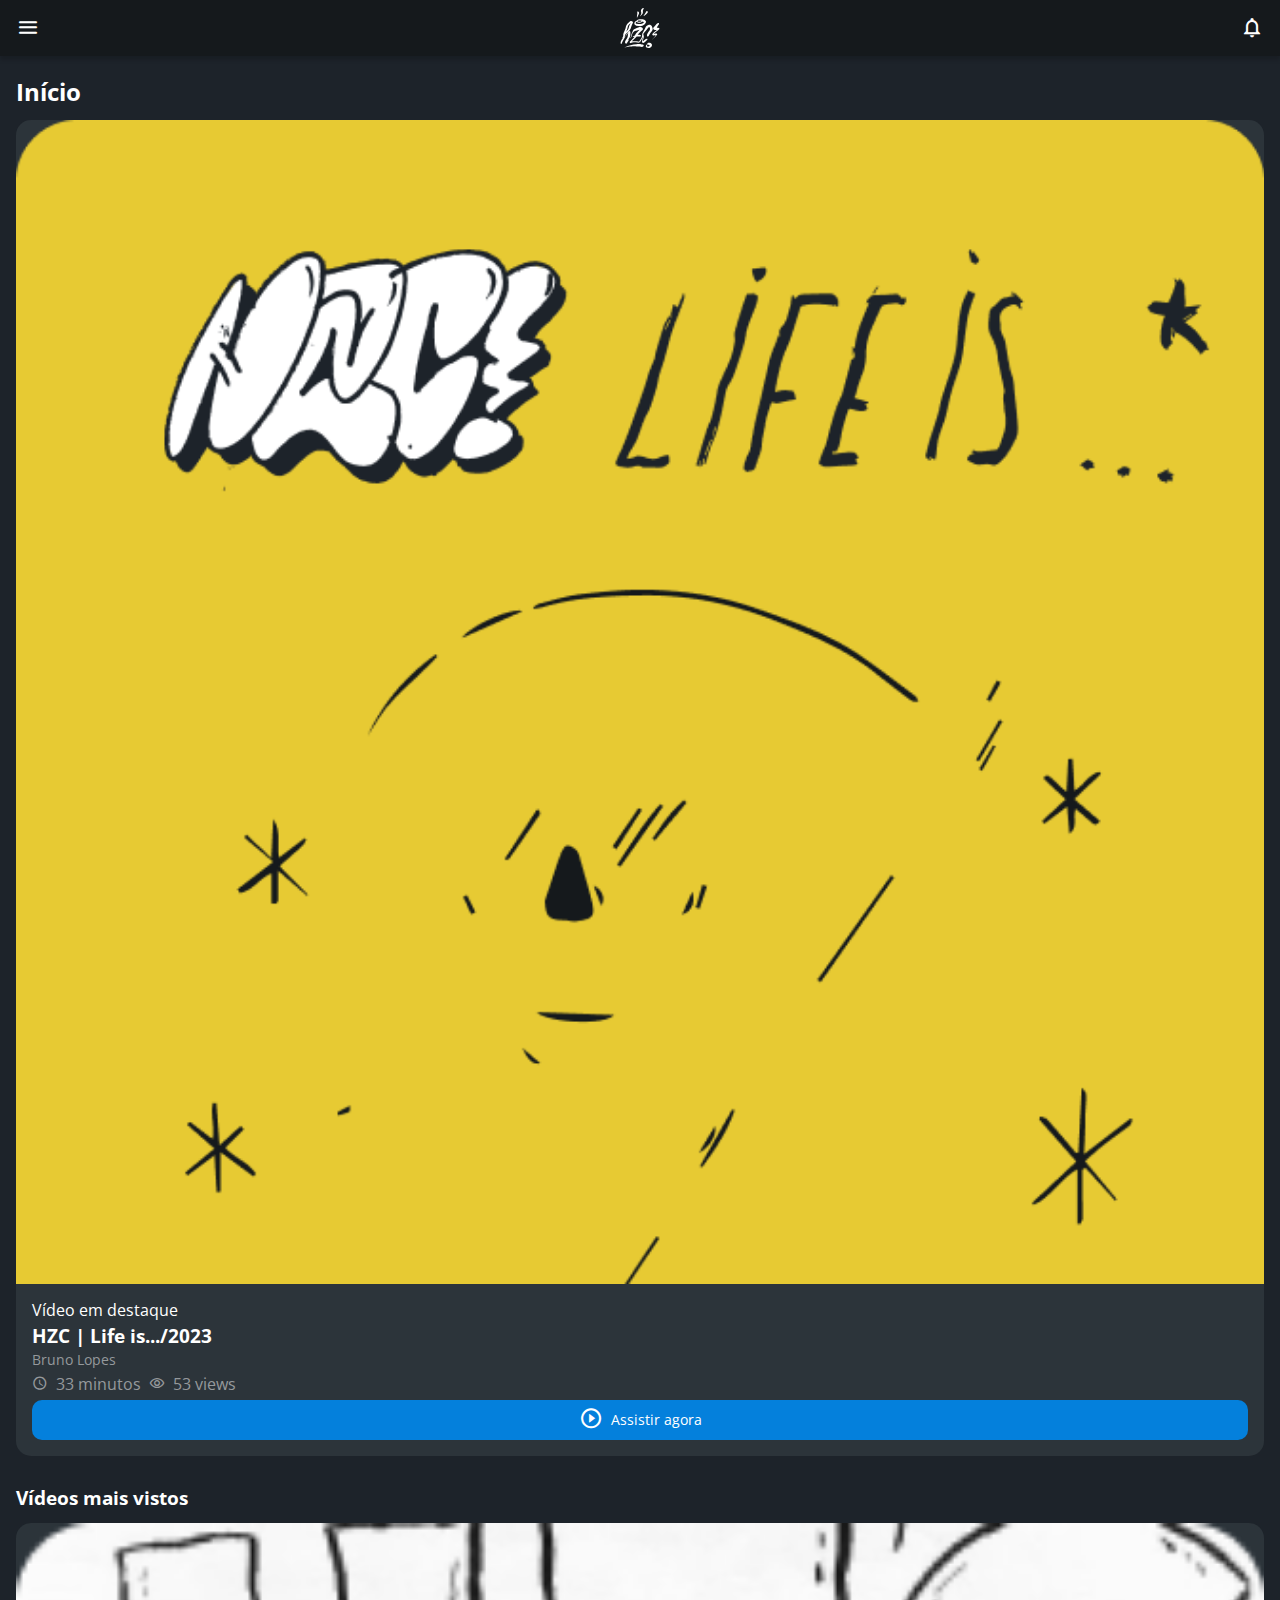
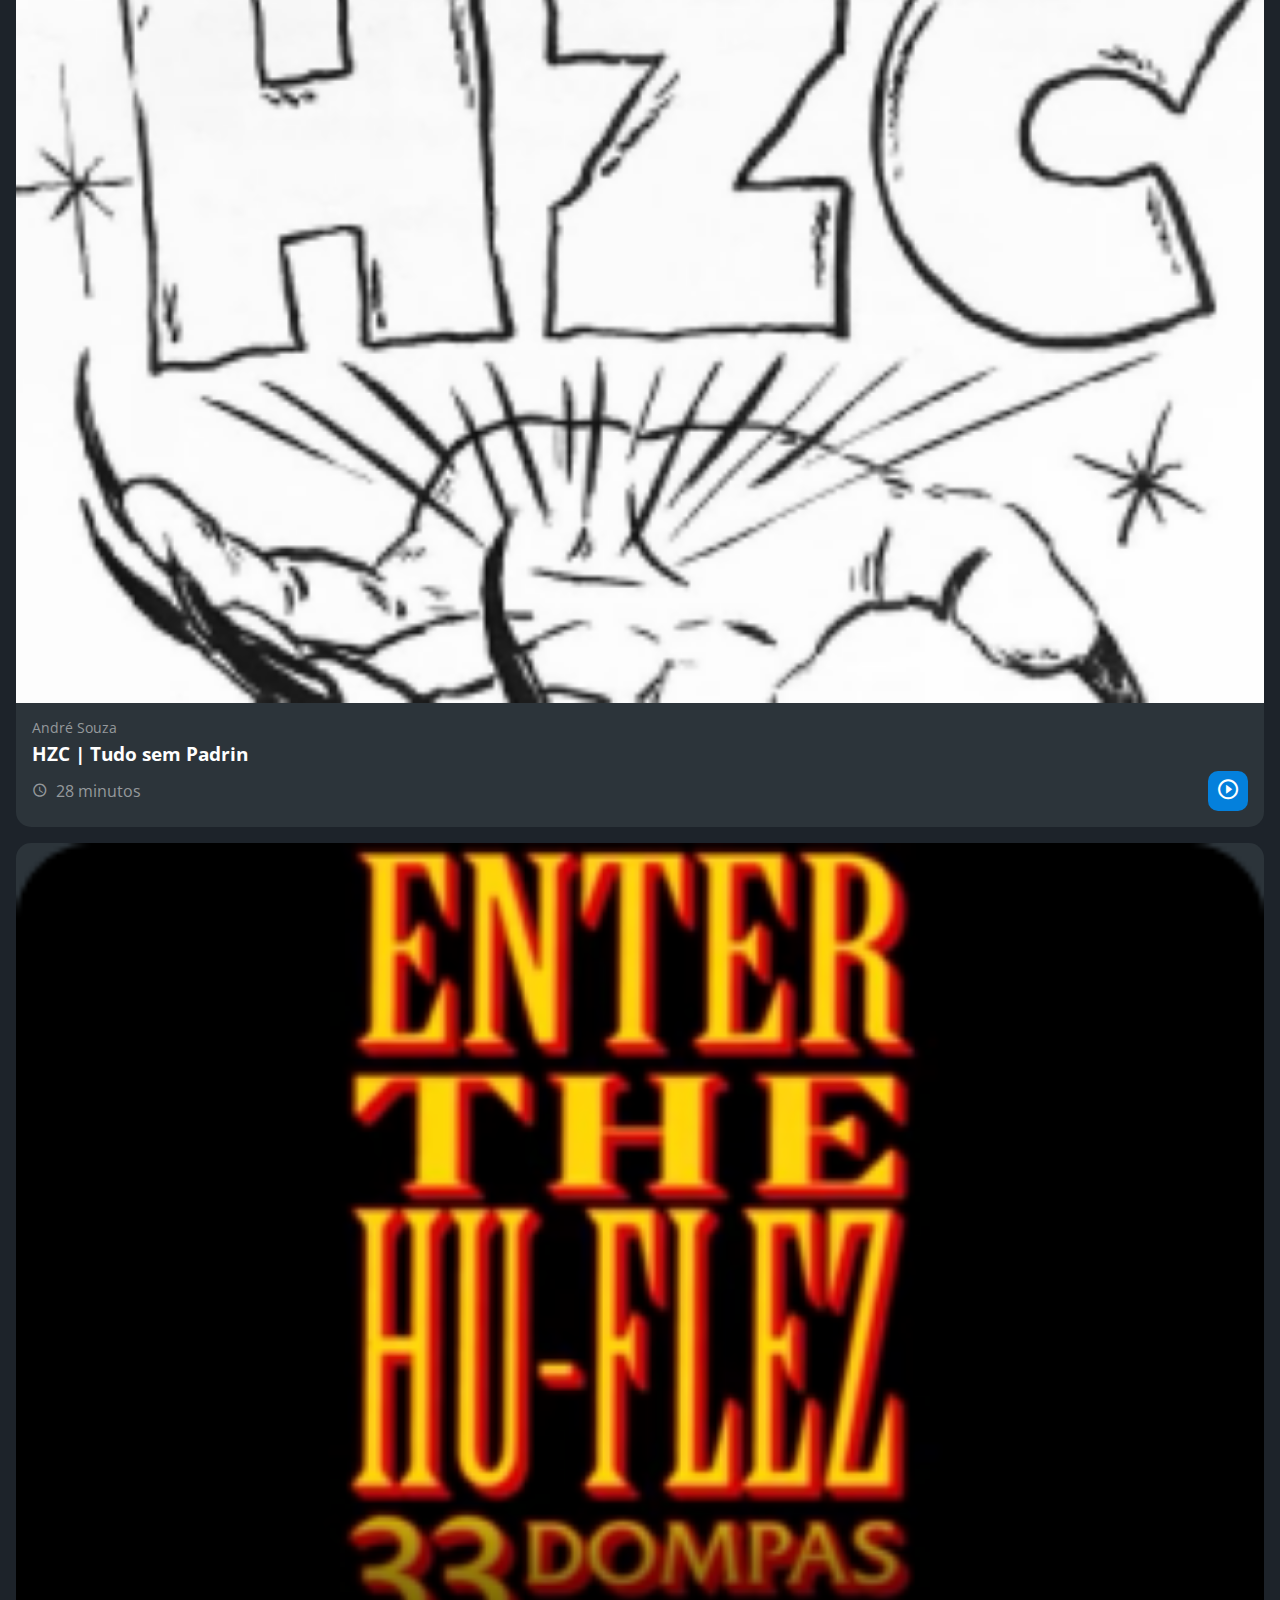
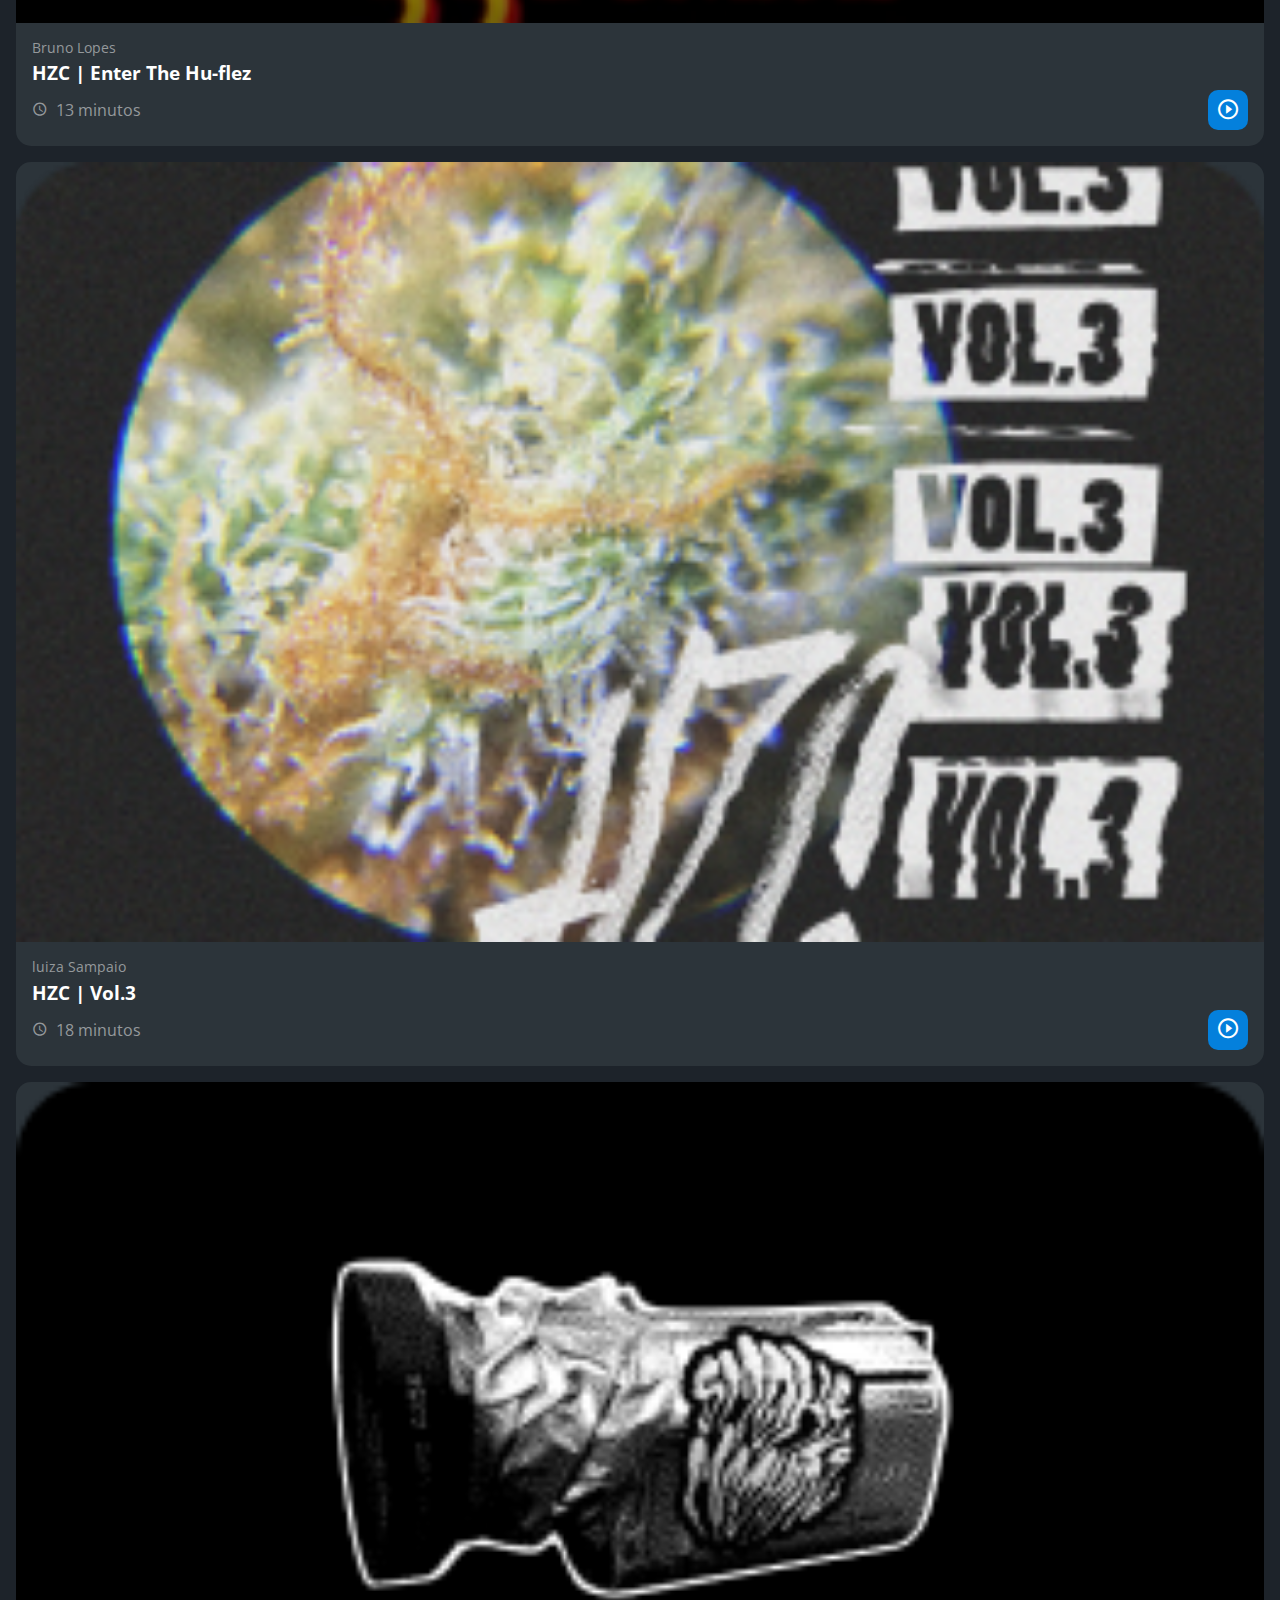
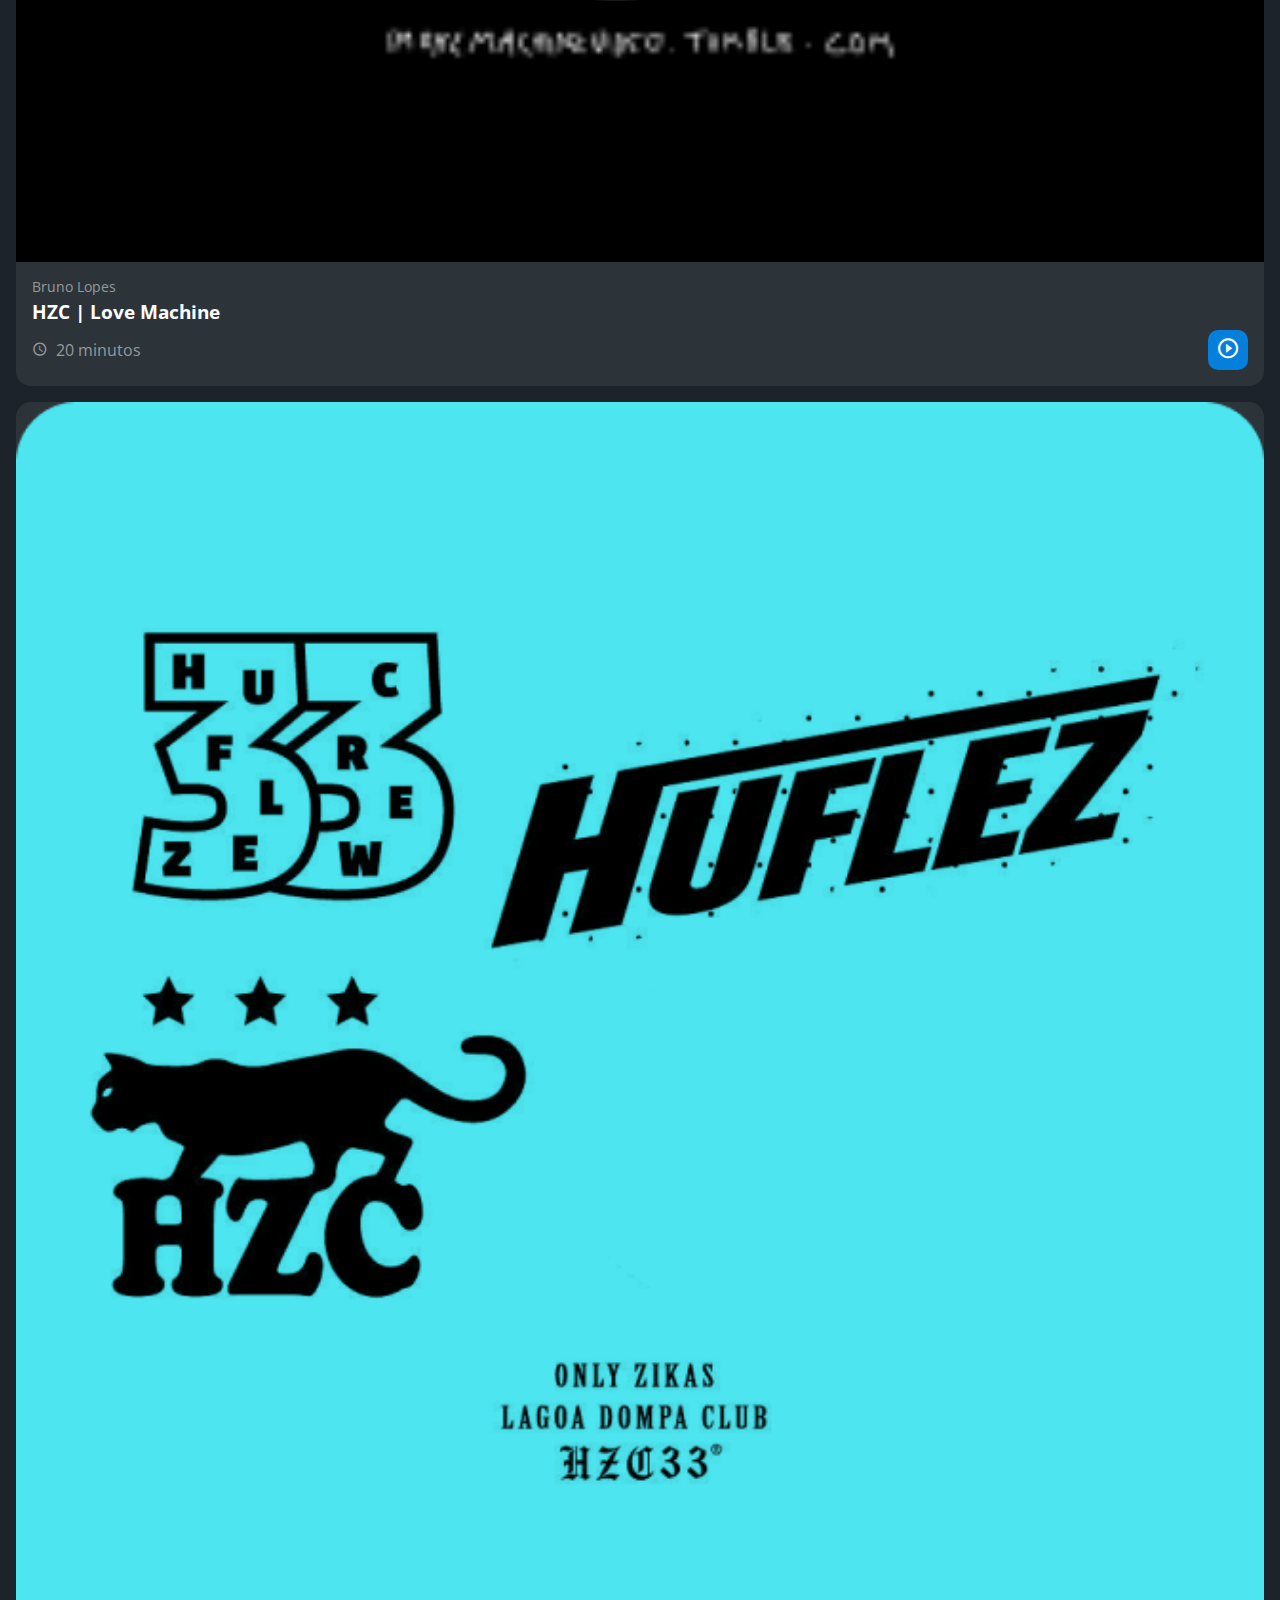
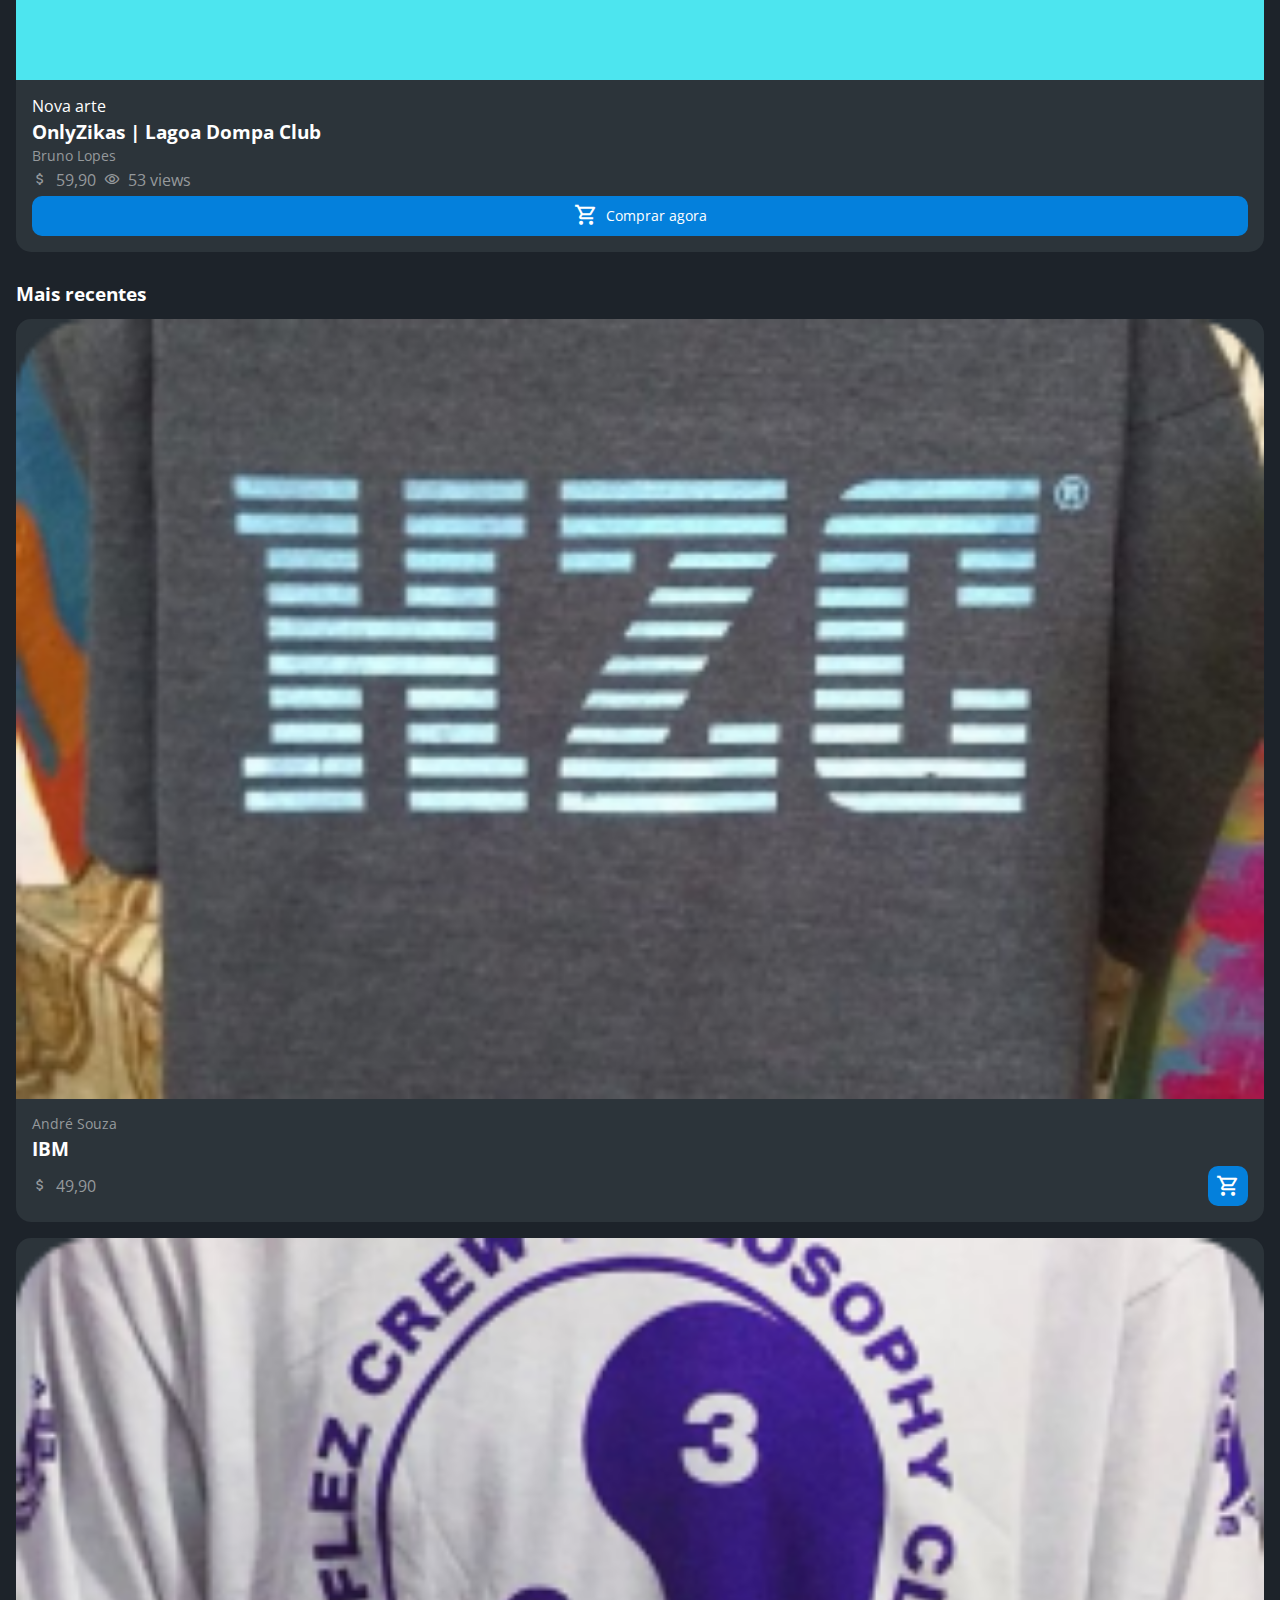
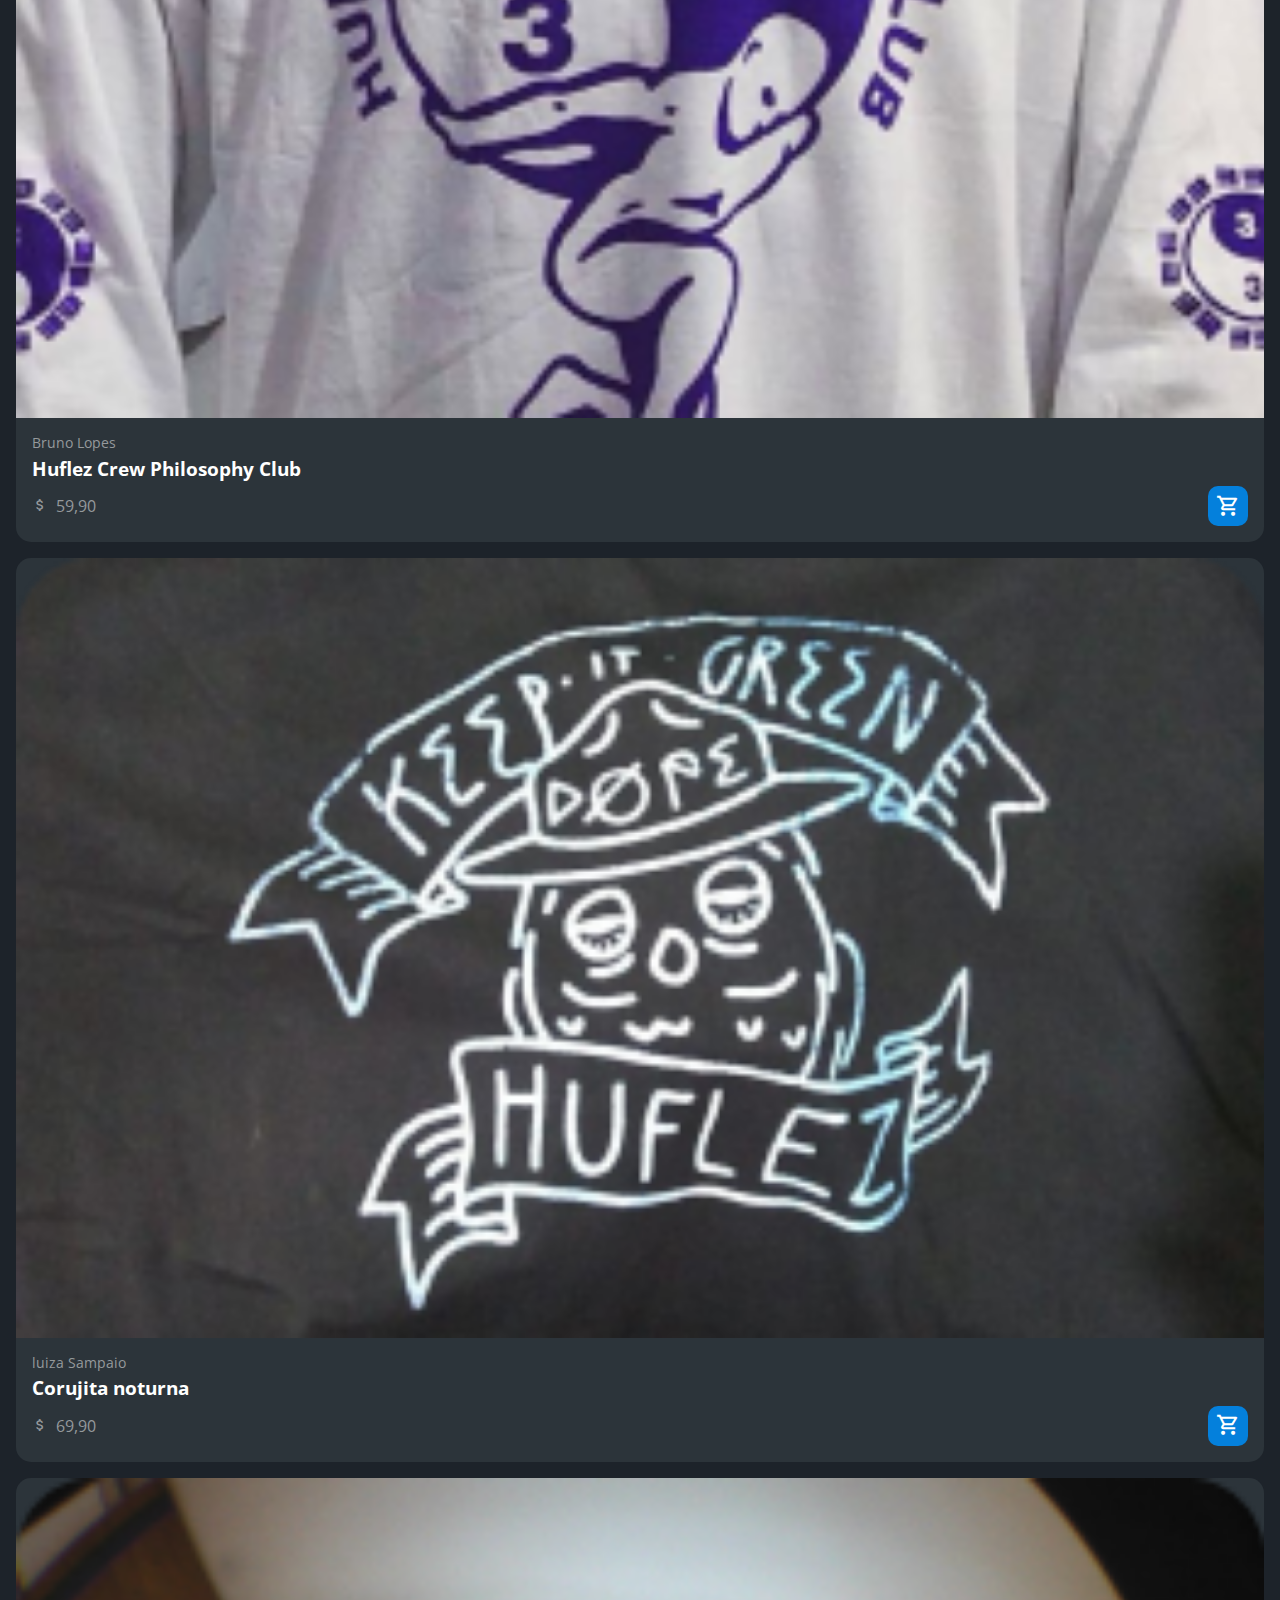
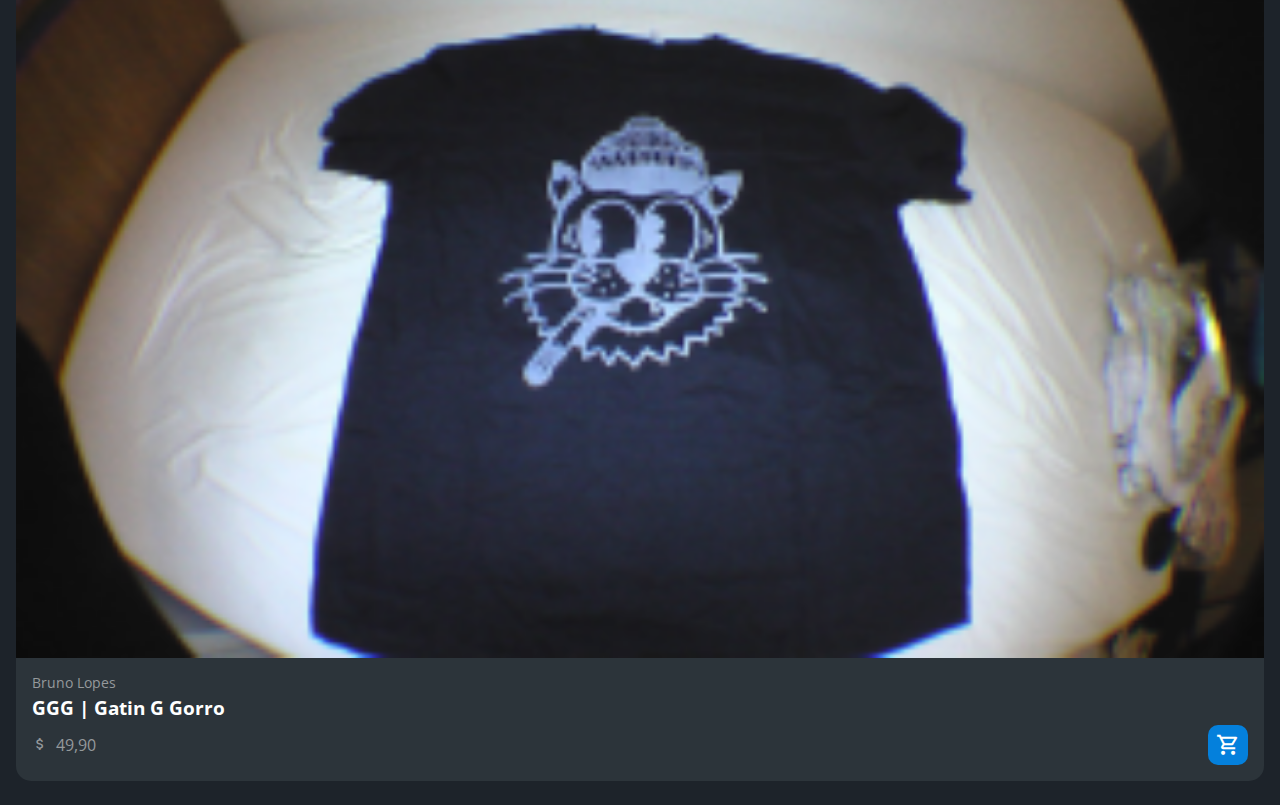
<file: index.html>
<!DOCTYPE html>
<html lang="pt-Br">
<head>
    <meta charset="UTF-8">
    <meta http-equiv="X-UA-Compatible" content="IE=edge">
    <meta name="viewport" content="width=device-width, initial-scale=1.0">
    <title>HZC | Home</title>
    <link rel="preconnect" href="https://fonts.googleapis.com">
<link rel="preconnect" href="https://fonts.gstatic.com" crossorigin>
<link rel="stylesheet" href="https://fonts.googleapis.com/css2?family=Open+Sans:wght@400;600;700&display=swap">
<link rel="stylesheet" href="./assets/css/reset.css">
<link rel="stylesheet" href="./assets/css/estilos.css">
</head>
<body>
    <header class="cabecalho">
        <button class="cabecalho__menu" aria-label="menu"><i></i></button>
        <img src="./assets/img/logo.svg" alt="logotipo da HZC" class="cabecalho__logo">
        <p class="cabecalho__perfil">Bruno Lopes</p>
        <button class="cabecalho__notificacao" aria-label="notificação"><i></i></button>
    </header> 
    
    <nav class="menu__lateral">
        <img src="./assets/img/logo.svg" alt="logotipo da HZC" class="menu__lateral__logo">
        <a href="index.html" class="menu__lateral__link menu__lateral__link__inicio">Início</a>
        <a href="#" class="menu__lateral__link menu__lateral__link__videos">Vídeos</a>
        <a href="picos.html" class="menu__lateral__link menu__lateral__link__picos">Picos</a>
        <a href="#" class="menu__lateral__link menu__lateral__link__integrantes">Integrantes</a>
        <a href="#" class="menu__lateral__link menu__lateral__link__camisas">Camisas</a>
        <a href="#" class="menu__lateral__link menu__lateral__link__pinturas">Pinturas</a>
    </nav>
   <main class="principal">
        <h2 class="principal__titulo">Início</h2>
        <article class="cartao cartao--destaque destaque-video">
            <img src="./assets/img/banner-mobile_1.png" alt="banner do cartão" class=" cartao-imagem cartao-mobile">
            <img src="./assets/img/banner_1.png" alt="banner do cartão" class=" cartao-imagem cartao-desktop">
            <div class="cartao__conteudo">
                <p class="cartao__destaque"> Vídeo em destaque</p>
                <h3 class="cartao__titulo">HZC | Life is.../2023</h3>
                <p class="cartao__perfil">Bruno Lopes</p>
                <p class=" cartao__info cartao__info__tempo">33 minutos</p>
                <p class="cartao__info cartao__info__visualizacao">53 views</p>
                <button class=" cartao__botao cartao__botao__destaque cartao__botao__play">Assistir agora</button>
            </div>
        </article>
        
        <article class="cartao cartao__recentes videos-recentes">
            <h3 class="cartao__titulo">Vídeos Recentes</h3>
            <a href="#" class="cartao__link">Ver todos</a>
            <ul class="cartao__lista">
                <li class="cartao__item">
                    <img src="./assets/img/miniatura_1.png" alt="Thumbnail" class="cartao__item__thumbnail">
                    <h4 class="cartao__item__titulo">HZC | Love Machine</h4>
                    <p class="cartao__item__perfil">Julia Fonseca</p>
                </li>
                <li class="cartao__item">
                    <img src="./assets/img/miniatura_2.png" alt="Thumbnail" class="cartao__item__thumbnail">
                    <h4 class="cartao__item__titulo">HZC | Vol.3</h4>
                    <p class="cartao__item__perfil">Luiza Sampaio</p>
                </li>
                <li class="cartao__item">
                    <img src="./assets/img/miniatura_3.png" alt="Thumbnail" class="cartao__item__thumbnail">
                    <h4 class="cartao__item__titulo">HZC | Pescaria na Urca</h4>
                    <p class="cartao__item__perfil">Andre Souza</p>
                </li>
                <li class="cartao__item">
                    <img src="./assets/img/miniatura_4.png" alt="Thumbnail" class="cartao__item__thumbnail">
                    <h4 class="cartao__item__titulo">Vidalocagi | Guerreiros do Asfalto</h4>
                    <p class="cartao__item__perfil">Bruno Lopes</p>
                </li>
                <li class="cartao__item">
                    <img src="./assets/img/miniatura_5.png" alt="Thumbnail" class="cartao__item__thumbnail">
                    <h4 class="cartao__item__titulo">Vidalocagi | Não importa o nível</h4>
                    <p class="cartao__item__perfil">Julia Fonseca</p>
                </li>
            </ul>
        </article>
        <section class="secao secao-videos">
            <h3 class="secao__titulo">Vídeos mais vistos</h3>
            <article class="cartao">
                <img src="./assets/img/video_1.png" alt="imagem do vídeo 1">
                <div class="cartao__conteudo">
                    <p class="cartao__perfil">André Souza</p>
                    <h3 class="cartao__titulo">HZC | Tudo sem Padrin</h3>
                    <p class=" cartao__info cartao__info__tempo">28 minutos</p>
                    <button class=" cartao__botao cartao__botao__play" aria-label="Assistir agora"><i></i></button>
                </div>
            </article>
            <article class="cartao">
                <img src="./assets/img/video_2.png" alt="imagem do vídeo 2">
                <div class="cartao__conteudo">
                    <p class="cartao__perfil">Bruno Lopes</p>
                    <h3 class="cartao__titulo">HZC | Enter The Hu-flez</h3>
                    <p class=" cartao__info cartao__info__tempo">13 minutos</p>
                    <button class=" cartao__botao cartao__botao__play" aria-label="Assistir agora"><i></i></button>
                </div>
            </article>
            <article class="cartao">
                <img src="./assets/img/video_3.png" alt="imagem do vídeo 3">
                <div class="cartao__conteudo">
                    <p class="cartao__perfil">luiza Sampaio</p>
                    <h3 class="cartao__titulo">HZC | Vol.3</h3>
                    <p class=" cartao__info cartao__info__tempo">18 minutos</p>
                    <button class=" cartao__botao cartao__botao__play" aria-label="Assistir agora"><i></i></button>
                </div>
            </article>
            <article class="cartao">
                <img src="./assets/img/video_4.png" alt="imagem do vídeo 4">
                <div class="cartao__conteudo">
                    <p class="cartao__perfil">Bruno Lopes</p>
                    <h3 class="cartao__titulo">HZC | Love Machine</h3>
                    <p class=" cartao__info cartao__info__tempo">20 minutos</p>
                    <button class=" cartao__botao cartao__botao__play" aria-label="Assistir agora"><i></i></button>
                </div>    
            </article>
        </section>
            <article class="cartao cartao__recentes produtos-recentes">
                <h3 class="cartao__titulo">Vídeos Recentes</h3>
                <a href="#" class="cartao__link">Ver todos</a>
                <ul class="cartao__lista">
                    
                    <li class="cartao__item">
                        <img src="./assets/img/miniatura_1.png" alt="Thumbnail" class="cartao__item__thumbnail">
                        <h4 class="cartao__item__titulo">HZC | Love Machine</h4>
                        <p class="cartao__item__perfil">Julia Fonseca</p>
                    </li>
                    
                    <li class="cartao__item">
                        <img src="./assets/img/miniatura_2.png" alt="Thumbnail" class="cartao__item__thumbnail">
                        <h4 class="cartao__item__titulo">HZC | Vol.3</h4>
                        <p class="cartao__item__perfil">Luiza Sampaio</p>
                    </li>
                    
                    <li class="cartao__item">
                        <img src="./assets/img/miniatura_3.png" alt="Thumbnail" class="cartao__item__thumbnail">
                        <h4 class="cartao__item__titulo">HZC | Pescaria na Urca</h4>
                        <p class="cartao__item__perfil">Andre Souza</p>
                    </li>
                    
                    <li class="cartao__item">
                        <img src="./assets/img/miniatura_4.png" alt="Thumbnail" class="cartao__item__thumbnail">
                        <h4 class="cartao__item__titulo">Vidalocagi | Guerreiros do Asfalto</h4>
                        <p class="cartao__item__perfil">Bruno Lopes</p>
                    </li>
                    
                    <li class="cartao__item">
                        <img src="./assets/img/miniatura_5.png" alt="Thumbnail" class="cartao__item__thumbnail">
                        <h4 class="cartao__item__titulo">Vidalocagi | Não importa o nível</h4>
                        <p class="cartao__item__perfil">Julia Fonseca</p>
                    </li>
                </ul>
            </article>
            <article class="cartao cartao--destaque destaque-produtos">
                <img src="./assets/img/banner-mobile_2.png" alt="banner do cartão" class=" cartao-imagem cartao-mobile">
                <img src="./assets/img/banner_2.png" alt="banner do cartão" class=" cartao-imagem cartao-desktop">
                <div class="cartao__conteudo">
                    <p class="cartao__destaque"> Nova arte</p>
                    <h3 class="cartao__titulo">OnlyZikas | Lagoa Dompa Club</h3>
                    <p class="cartao__perfil">Bruno Lopes</p>
                    <p class=" cartao__info cartao__info__valor">59,90</p>
                    <p class="cartao__info cartao__info__visualizacao">53 views</p>
                    <button class=" cartao__botao cartao__botao__destaque cartao__botao__comprar">Comprar agora</button>
                </div>
            </article>
            <section class="secao secao-produtos">
                <h3 class="secao__titulo">Mais recentes</h3>
                <article class="cartao">
                    <img src="./assets/img/produto_1.png" alt="imagem do vídeo 1">
                    <div class="cartao__conteudo">
                        <p class="cartao__perfil">André Souza</p>
                        <h3 class="cartao__titulo">IBM</h3>
                        <p class=" cartao__info cartao__info__valor">49,90</p>
                        <button class=" cartao__botao cartao__botao__comprar" aria-label="Comprar agora"><i></i></button>
                    </div>
                </article>
                <article class="cartao">
                    <img src="./assets/img/produto_2.png" alt="imagem do vídeo 2">
                    <div class="cartao__conteudo">
                        <p class="cartao__perfil">Bruno Lopes</p>
                        <h3 class="cartao__titulo">Huflez Crew Philosophy Club</h3>
                        <p class=" cartao__info cartao__info__valor">59,90</p>
                        <button class=" cartao__botao cartao__botao__comprar" aria-label="Comprar agora"><i></i></button>
                    </div>
                </article>
                <article class="cartao">
                    <img src="./assets/img/produto_3.png" alt="imagem do vídeo 3">
                    <div class="cartao__conteudo">
                        <p class="cartao__perfil">luiza Sampaio</p>
                        <h3 class="cartao__titulo">Corujita noturna</h3>
                        <p class=" cartao__info cartao__info__valor">69,90</p>
                        <button class=" cartao__botao cartao__botao__comprar" aria-label="Comprar agora"><i></i></button>
                    </div>
                </article>
                <article class="cartao">
                    <img src="./assets/img/produto_4.png" alt="imagem do vídeo 4">
                    <div class="cartao__conteudo">
                        <p class="cartao__perfil">Bruno Lopes</p>
                        <h3 class="cartao__titulo">GGG | Gatin G Gorro</h3>
                        <p class=" cartao__info cartao__info__valor">49,90</p>
                        <button class=" cartao__botao cartao__botao__comprar" aria-label="Comprar agora"><i></i></button>
                    </div>
                </article>
        </section>
   </main>
   <script src="main.js"></script>
</body>
</html>
</file>
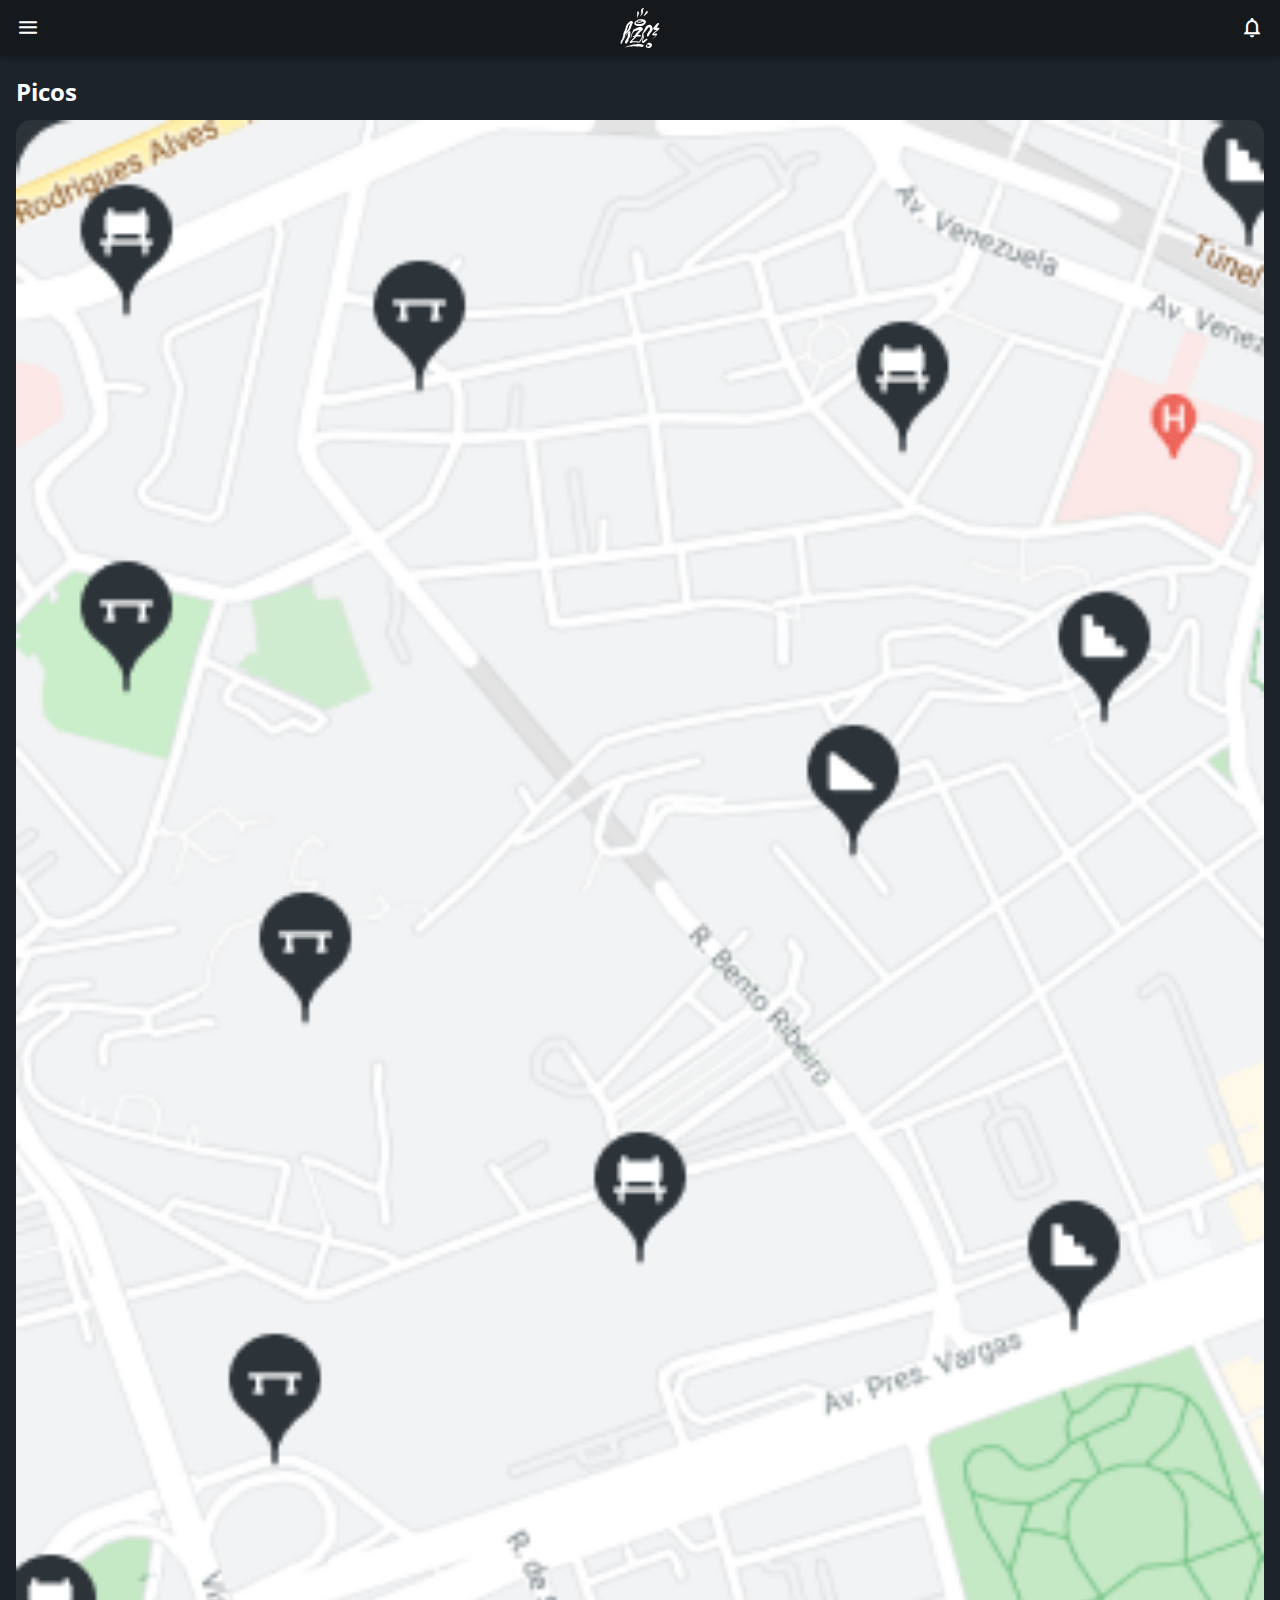
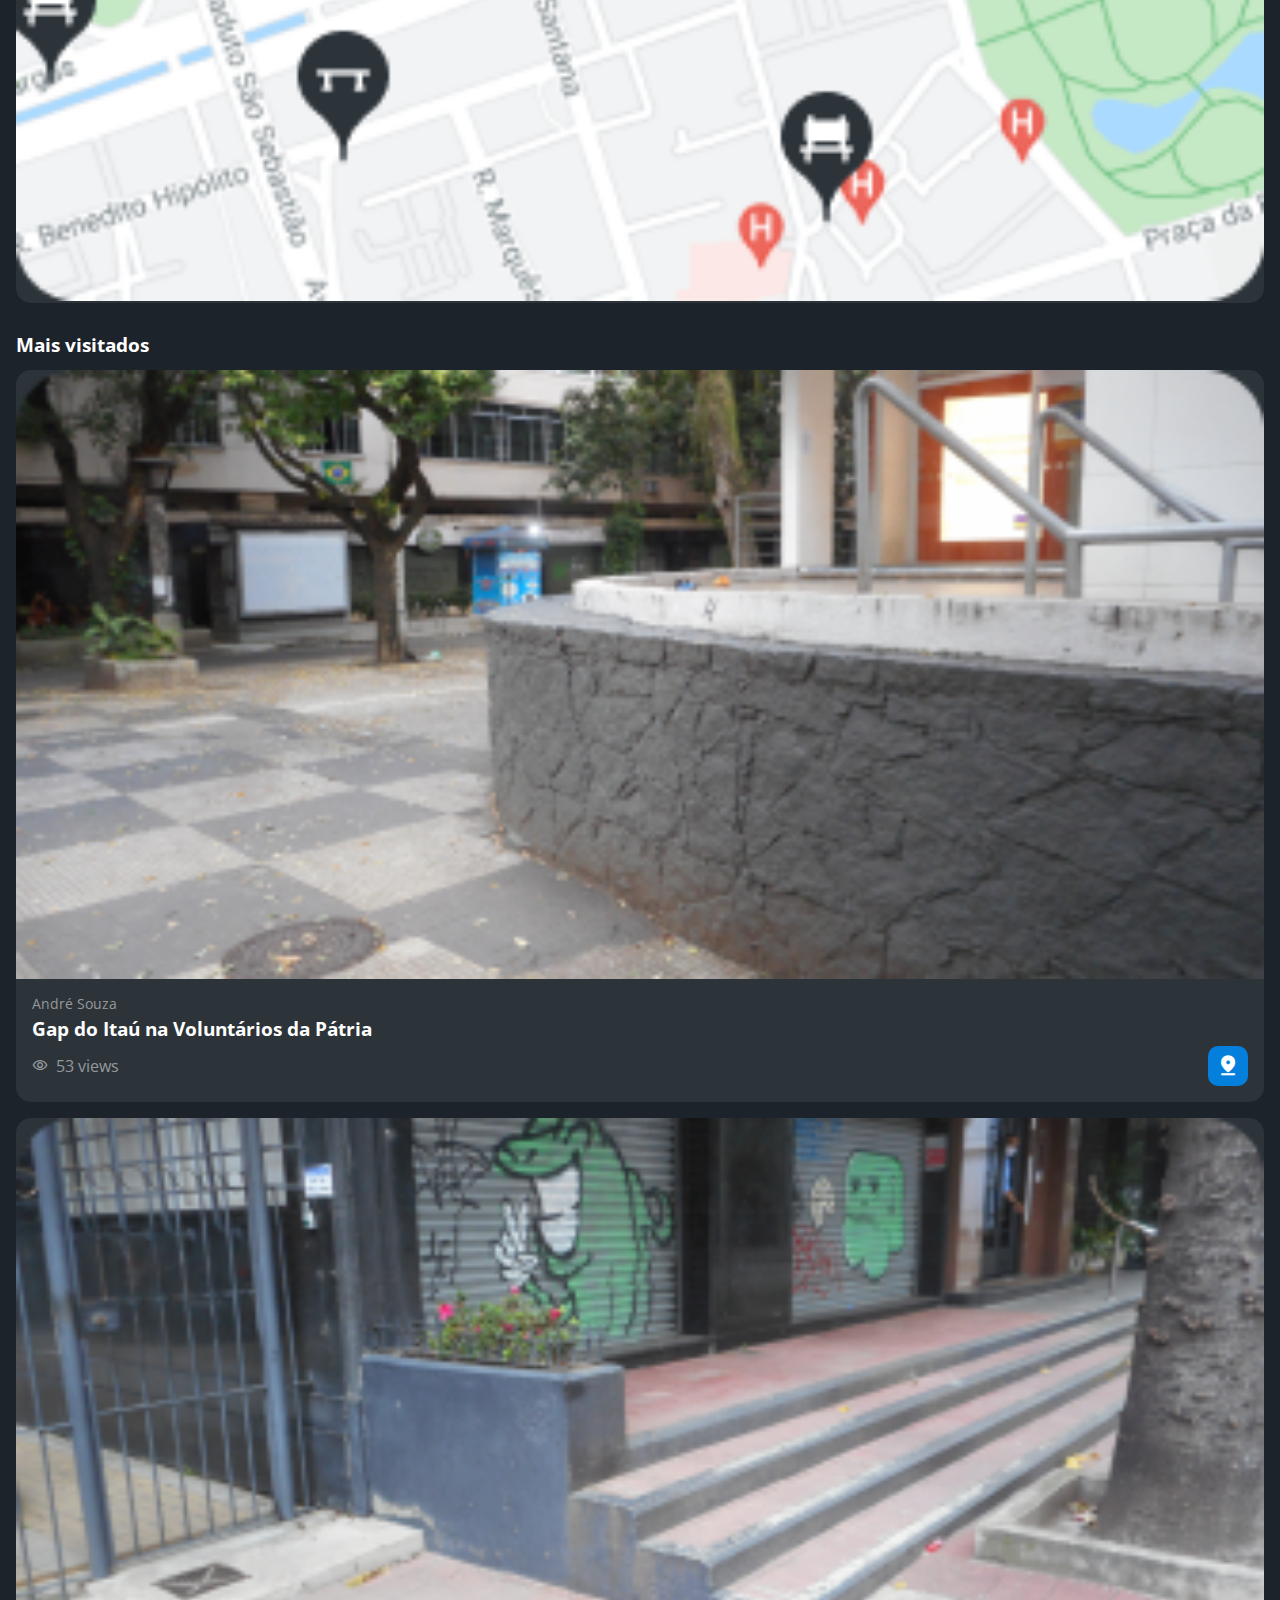
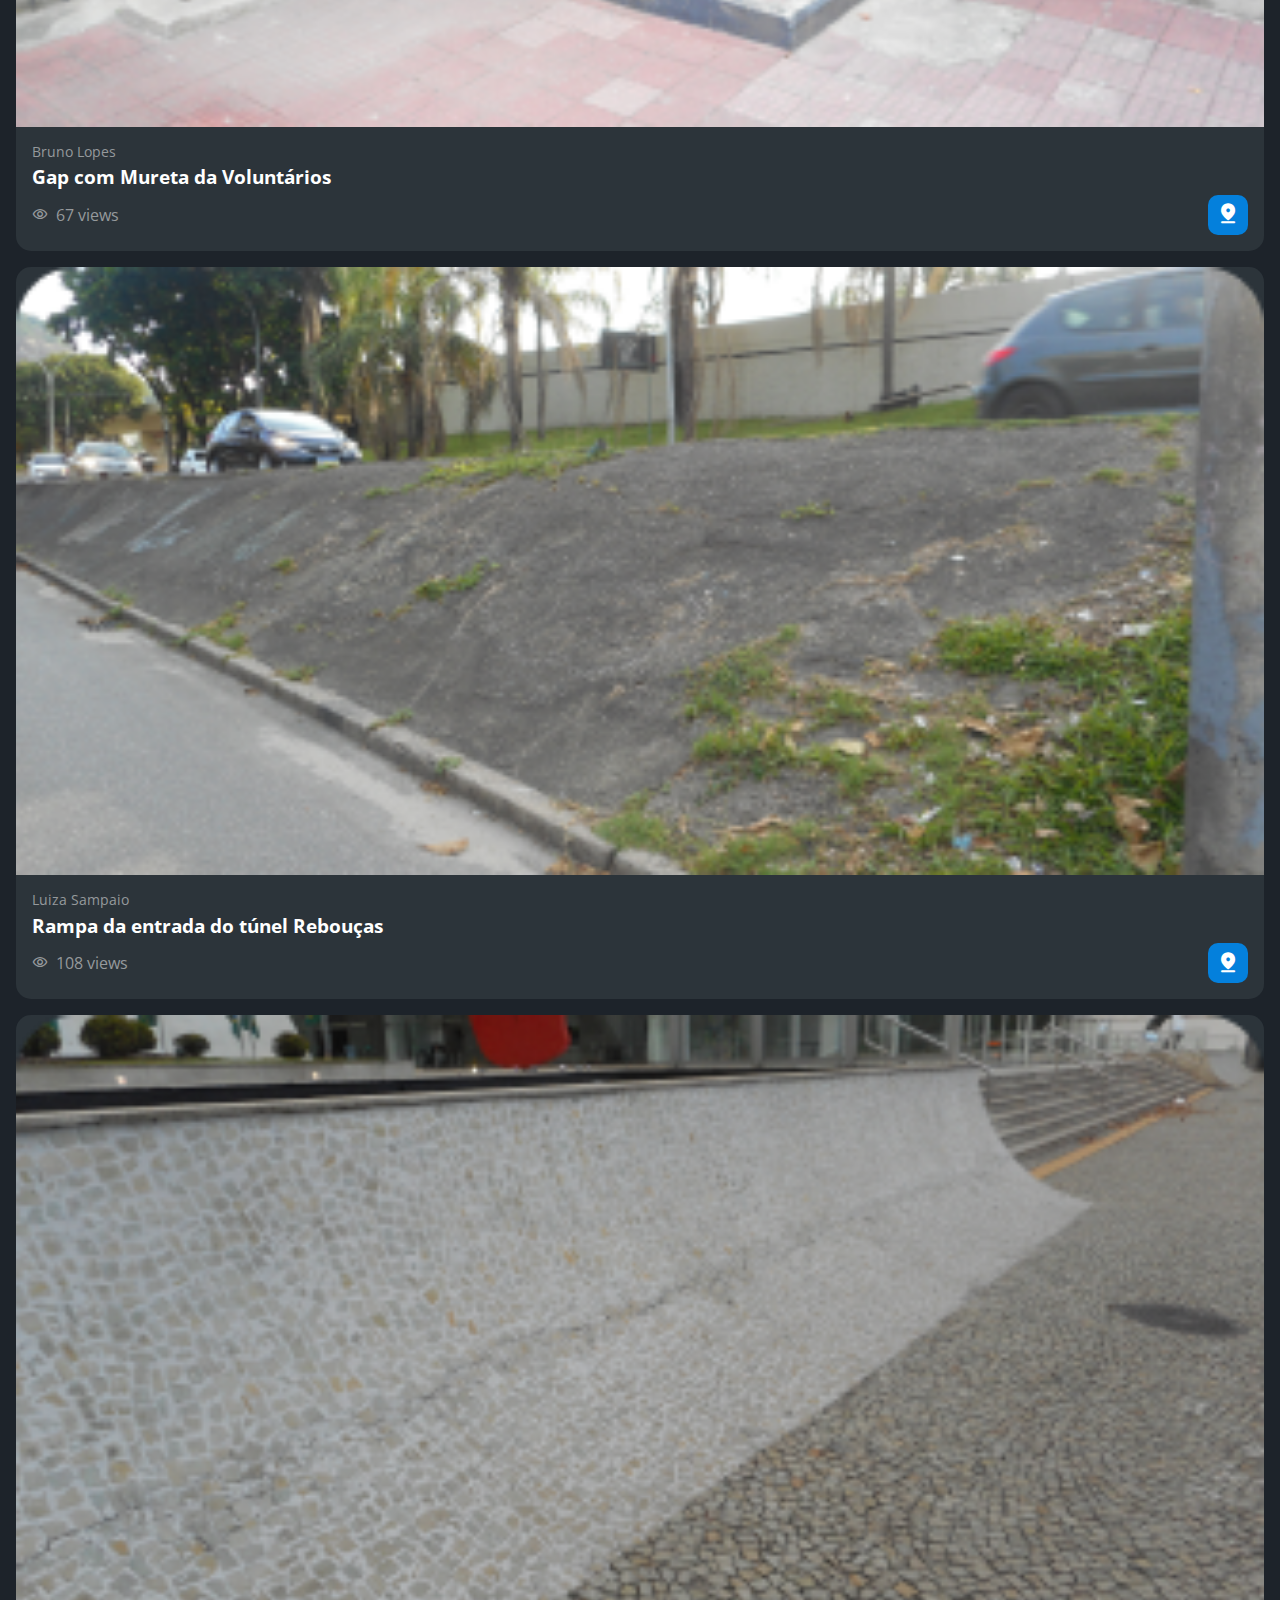
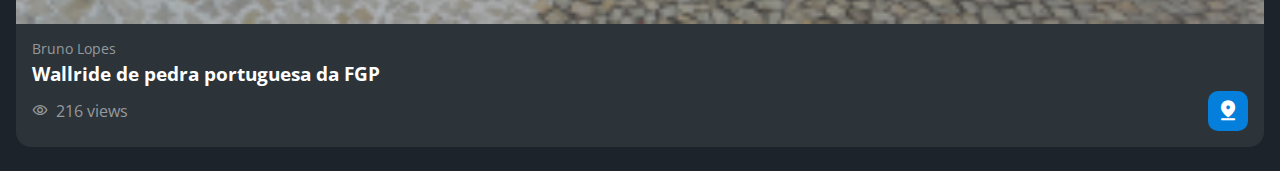
<file: picos.html>
<!DOCTYPE html>
<html lang="pt-Br">
<head>
    <meta charset="UTF-8">
    <meta http-equiv="X-UA-Compatible" content="IE=edge">
    <meta name="viewport" content="width=device-width, initial-scale=1.0">
    <title>HZC | Picos</title>
    <link rel="preconnect" href="https://fonts.googleapis.com">
<link rel="preconnect" href="https://fonts.gstatic.com" crossorigin>
<link rel="stylesheet" href="https://fonts.googleapis.com/css2?family=Open+Sans:wght@400;600;700&display=swap">
<link rel="stylesheet" href="./assets/css/reset.css">
<link rel="stylesheet" href="./assets/css/estilos.css">
</head>
<body>
    <header class="cabecalho">
        <button class="cabecalho__menu" aria-label="menu"><i></i></button>
        <img src="./assets/img/logo.svg" alt="logotipo da HZC" class="cabecalho__logo">
        <p class="cabecalho__perfil">Bruno Lopes</p>
        <button class="cabecalho__notificacao" aria-label="notificação"><i></i></button>
    </header> 
    
    <nav class="menu__lateral">
        <img src="./assets/img/logo.svg" alt="logotipo da HZC" class="menu__lateral__logo">
        <a href="index.html" class="menu__lateral__link menu__lateral__link__inicio">Início</a>
        <a href="#" class="menu__lateral__link menu__lateral__link__videos">Vídeos</a>
        <a href="picos.html" class="menu__lateral__link menu__lateral__link__picos">Picos</a>
        <a href="#" class="menu__lateral__link menu__lateral__link__integrantes">Integrantes</a>
        <a href="#" class="menu__lateral__link menu__lateral__link__camisas">Camisas</a>
        <a href="#" class="menu__lateral__link menu__lateral__link__pinturas">Pinturas</a>
    </nav>
    <main class="principal">
        <h2 class="principal__titulo">Picos</h2>
        <div class="cartao cartao--destaque destaque-video">
            <img src="./assets/img/picos-mobile.png" alt="banner do cartão" class=" cartao-imagem cartao-mobile">
            <img src="./assets/img/picos-desktop.png" alt="banner do cartão" class=" cartao-imagem cartao-desktop">
        </div>
        <article class="cartao cartao__recentes videos-recentes">
            <h3 class="cartao__titulo">Favoritos</h3>
            <a href="#" class="cartao__link">Ver todos</a>
            <ul class="cartao__lista">
                <li class="cartao__item">
                    <img src="./assets/img/picos_1-desktop.png" alt="Thumbnail" class="cartao__item__thumbnail">
                    <h4 class="cartao__item__titulo">Wallride da FGP</h4>
                    <p class="cartao__item__perfil">Julia Fonseca</p>
                </li>
                <li class="cartao__item">
                    <img src="./assets/img/picos_2-desktop.png" alt="Thumbnail" class="cartao__item__thumbnail">
                    <h4 class="cartao__item__titulo">Borda de valores</h4>
                    <p class="cartao__item__perfil">Luiza Sampaio</p>
                </li>
                <li class="cartao__item">
                    <img src="./assets/img/picos_3-desktop.png" alt="Thumbnail" class="cartao__item__thumbnail">
                    <h4 class="cartao__item__titulo">Wallride da Rebouças</h4>
                    <p class="cartao__item__perfil">Andre Souza</p>
                </li>
                <li class="cartao__item">
                    <img src="./assets/img/picos_4-desktop.png" alt="Thumbnail" class="cartao__item__thumbnail">
                    <h4 class="cartao__item__titulo">Segundo setro da praça Mauá</h4>
                    <p class="cartao__item__perfil">Bruno Lopes</p>
                </li>
                <li class="cartao__item">
                    <img src="./assets/img/picos_5-desktop.png" alt="Thumbnail" class="cartao__item__thumbnail">
                    <h4 class="cartao__item__titulo">Borda de valores</h4>
                    <p class="cartao__item__perfil">Julia Fonseca</p>
                </li>
                <li class="cartao__item">
                    <img src="./assets/img/picos_6-desktop.png" alt="Thumbnail" class="cartao__item__thumbnail">
                    <h4 class="cartao__item__titulo">Wallride da Rebouças</h4>
                    <p class="cartao__item__perfil">André Souza</p>
                </li>
            </ul>
        </article>
        <section class="secao secao-videos">
            <h3 class="secao__titulo">Mais visitados</h3>
            <article class="cartao">
                <img src="./assets/img/picos_1-mobile.png" alt="imagem do vídeo 1">
                <div class="cartao__conteudo">
                    <p class="cartao__perfil">André Souza</p>
                    <h3 class="cartao__titulo">Gap do Itaú na Voluntários da Pátria</h3>
                    <p class="cartao__info cartao__info__visualizacao">53 views</p>
                    <button class=" cartao__botao cartao__botao__picos" aria-label="Assistir agora"><i></i></button>
                </div>
            </article>
            <article class="cartao">
                <img src="./assets/img/picos_2-mobile.png" alt="imagem do vídeo 2">
                <div class="cartao__conteudo">
                    <p class="cartao__perfil">Bruno Lopes</p>
                    <h3 class="cartao__titulo">Gap com Mureta da Voluntários</h3>
                    <p class="cartao__info cartao__info__visualizacao">67 views</p>
                    <button class=" cartao__botao cartao__botao__picos" aria-label="Assistir agora"><i></i></button>
                </div>
            </article>
            <article class="cartao">
                <img src="./assets/img/picos_3-mobile.png" alt="imagem do vídeo 3">
                <div class="cartao__conteudo">
                    <p class="cartao__perfil">Luiza Sampaio</p>
                    <h3 class="cartao__titulo">Rampa da entrada do túnel Rebouças</h3>
                    <p class="cartao__info cartao__info__visualizacao">108 views</p>
                    <button class=" cartao__botao cartao__botao__picos" aria-label="Assistir agora"><i></i></button>
                </div>
            </article>
            <article class="cartao">
                <img src="./assets/img/picos_4-mobile.png" alt="imagem do vídeo 4">
                <div class="cartao__conteudo">
                    <p class="cartao__perfil">Bruno Lopes</p>
                    <h3 class="cartao__titulo">Wallride de pedra portuguesa da FGP</h3>
                    <p class="cartao__info cartao__info__visualizacao">216 views</p>
                    <button class=" cartao__botao cartao__botao__picos" aria-label="Assistir agora"><i></i></button>
                </div>    
            </article>
        </section>
    </main>
    <script src="main.js"></script>
 </body>
 </html>
</file>
<file: assets/css/estilos.css>
@font-face {
    font-family: 'icones';
    src: url(../font/icones.ttf);
}

body{
    background-color: #1D232A;
    font-family: 'Open Sans', 'icones', sans-serif;
    color: #FFFFFF;
}

.cabecalho{
    display: flex;
    justify-content: space-between;
    align-items: center;
    background-color:#15191C;
    padding:8px 16px;
    box-shadow: 0px 4px 4px rgba(0, 0, 0, 0.16);
}

.cabecalho__menu i::before{
    content:"\e904";
    font-size:24px;
}

.cabecalho__logo{
    width:40px;
}

.cabecalho__notificacao i::before{
    content: "\e906";
    font-size:24px;
}

.cabecalho__perfil{
    display:none;
}

.menu__lateral{
    display: flex;
    flex-direction: column;
    background-color:#15191C;
    width:75vw;
    height:100vh;

    position: absolute;
    left:-100vw;
    transition: .25s;
}

.menu__lateral--ativo{
 left: 0;
 transition: .25s;
}

.menu__lateral__logo{
    width:118px;
    align-self: center;
    padding: 16px;
}

.menu__lateral__link{
    height: 64px;
    color:#95999C;
    padding-left: 64px;
    display: flex;
    align-items: center;
}

.menu__lateral__link--ativo{
    color:#FFFFFF;
    padding-left: 56px;
    border-left: 8px solid #FFFFFF;
}

.menu__lateral__link::before{
    content:"";
    width:24px;
    height: 24px;
    font-size: 24px;
    position:absolute;
    left:24px;
}

.menu__lateral__link__inicio::before{
    content:"\e902"
}

.menu__lateral__link__videos::before{
    content: "\e90e";
}

.menu__lateral__link__picos::before{
    content:"\e908";
}

.menu__lateral__link__integrantes::before{
    content:"\e903";
}

.menu__lateral__link__camisas::before{
    content:"\e900";
}

.menu__lateral__link__pinturas::before{
    content:"\e90a";
}

.principal{
    padding: 24px 16px;
    display: grid;
    gap:16px;
}

.principal__titulo{
    font-size: 1.5rem;
    font-weight: 700;
}

.cartao{
    width: 100%;
    border-radius: 15px;
    overflow: hidden;
    background-color: #2C343A;
}

.cartao--destaque{
    margin-bottom: 16px;
}

.cartao__conteudo{
    padding:16px;
    display:grid;
    grid-template-columns: auto 1fr;
    gap:8px;
}

.cartao__destaque{
    grid-column: span 2;
}

.cartao__titulo{
    font-size: 1.2rem;
    font-weight: 700;
    grid-column: span 2;
}

.cartao__perfil{
    color:#95999C;
    font-size: 0.9rem;
    grid-column: span 2;
}

.cartao__info{
    display:flex;
    align-items: center;
    color: #95999C;
}

.cartao__info__tempo::before{
    content:"\e90c";
    margin-right: 8px;
}

.cartao__info__visualizacao::before{
    content:"\e90f";
    margin-right: 8px;
    
}

.cartao__botao{
    display:flex;
    justify-content: center;
    align-items: center;
    background-color: #0480DC;
    width: 40px;
    height: 40px;
    border-radius: 10px;
    font-size: 0.9rem;
    justify-self: flex-end;
}

.cartao__botao__play::before{
    content:"\e90b";
    font-size: 24px;
}

.cartao__botao__destaque{
    width: 100%;
    grid-column: span 2;
}

.cartao__botao__destaque::before{
    margin-right: 8px;
}

.cartao-desktop{
    display:none;
}

.secao{
    display: grid;
    gap:16px;
}

.secao__titulo{
    font-size: 1.2rem;
    font-weight: 700;
}

.cartao__info__valor::before{
    content:"\e905";
    margin-right: 8px;
}

.cartao__botao__comprar::before{
    content:"\e901";
    font-size: 24px;
}
.cartao__botao__picos::before{
    content:"\e908";
    font-size: 24px;
}

.cartao__recentes{
    display:none;
}

@media screen and (min-width:1300px) {
    body{
        display:grid;
        grid-template-columns: auto 1fr;
    }    

    .cabecalho{
        background-color: #1D232A;
        display:grid;
        column-gap: 32px;
        grid-template-columns: 1fr auto;
        padding:16px 60px;
        height: 80px;
        box-sizing: border-box;
        grid-column: 2;
    }
    .cabecalho__menu{
        display: none;
    }
    .cabecalho__logo{
        display: none;
    }
    .cabecalho__perfil{
        display: grid;
        grid-template-columns: repeat(3,auto);
        column-gap: 8px;
        align-items: center;
        justify-self: flex-end;
        color: #95999C;
        padding: 8px 32px;
        border-right: 1px solid #95999C;
    }
    .cabecalho__perfil::before{
        content:"";
        display: block;
        width: 32px;
        height: 32px;
        background-image: url(../img/profile_2.png);
        background-size: contain;
        background-repeat: no-repeat;
        background-position: center;
    }
    .cabecalho__perfil::after{
        content:"\e09d";
        color:#FFFFFF;
        font-size: 1.5rem;
    }
    .menu__lateral{
        position: static;
        width:200px;
        grid-column: 1;
        grid-row: 1 / span 2;
    }
    .principal{
        display: grid;
        grid-template-columns: auto 1fr auto;
        column-gap: 32px;
        padding:16px 60px;
        grid-column: 2;
        grid-template-areas: 
        "principal__titulo principal__titulo principal__titulo"
        "destaque-video destaque-video videos-recentes"
        "secao-videos secao-videos secao-videos"
        "produtos-recentes destaque-produtos destaque-produtos"
        "secao-produtos secao-produtos secao-produtos"
        ;
    }
    .cartao__recentes{
        display: grid;
        grid-template-columns: auto auto;
        align-items: center;
        row-gap: 24px;
        width:256px;
        padding: 16px;
        box-sizing: border-box;
        align-self: flex-start;
    }
    .cartao__recentes .cartao__titulo{
        grid-column: auto;
    }
    .cartao__link{
        font-size: 0.8rem;
        font-weight: 600;
        color: #0480DC;
        justify-self:flex-end;
    }
    .cartao__lista{
        display:grid;
        row-gap: 16px;
        grid-column: span 2;
    }
    .cartao__item{
        display:grid;
        grid-template-columns: auto 1fr;
        gap:8px;
    }
    .cartao__item__thumbnail{
        width: 32px;
        grid-row: span 2;
    }
    .cartao__item__titulo{
        font-size: 0.9rem;
        line-height: 1.2rem;
        font-weight: 700;
    }
    .cartao__item__perfil{
        font-size: 0.8rem;
        color: #95999C;
    }
    .cartao-desktop{
        display:block;
    }
    .cartao-mobile{
        display:none;
    }
    .cartao--destaque{
        margin-bottom: 0;
    }
    .cartao__botao__destaque{
        grid-column: auto;
        padding:16px 8px;
    }
    .secao{
        grid-template-columns: repeat(4,1fr);
    }
    .secao__titulo{
        grid-column: span 4;
    }
    .destaque-video{
        grid-area: destaque-video;
    }
    .videos-recentes{
        grid-area: videos-recentes;
    }
    .secao-videos{
        grid-area:secao-videos;
    }
    .destaque-produtos{
        grid-area: destaque-produtos;
    }
    .produtos-recentes{
        grid-area: produtos-recentes;
    }
    .secao-produtos{
        grid-area: secao-produtos;
    }
}
</file>
